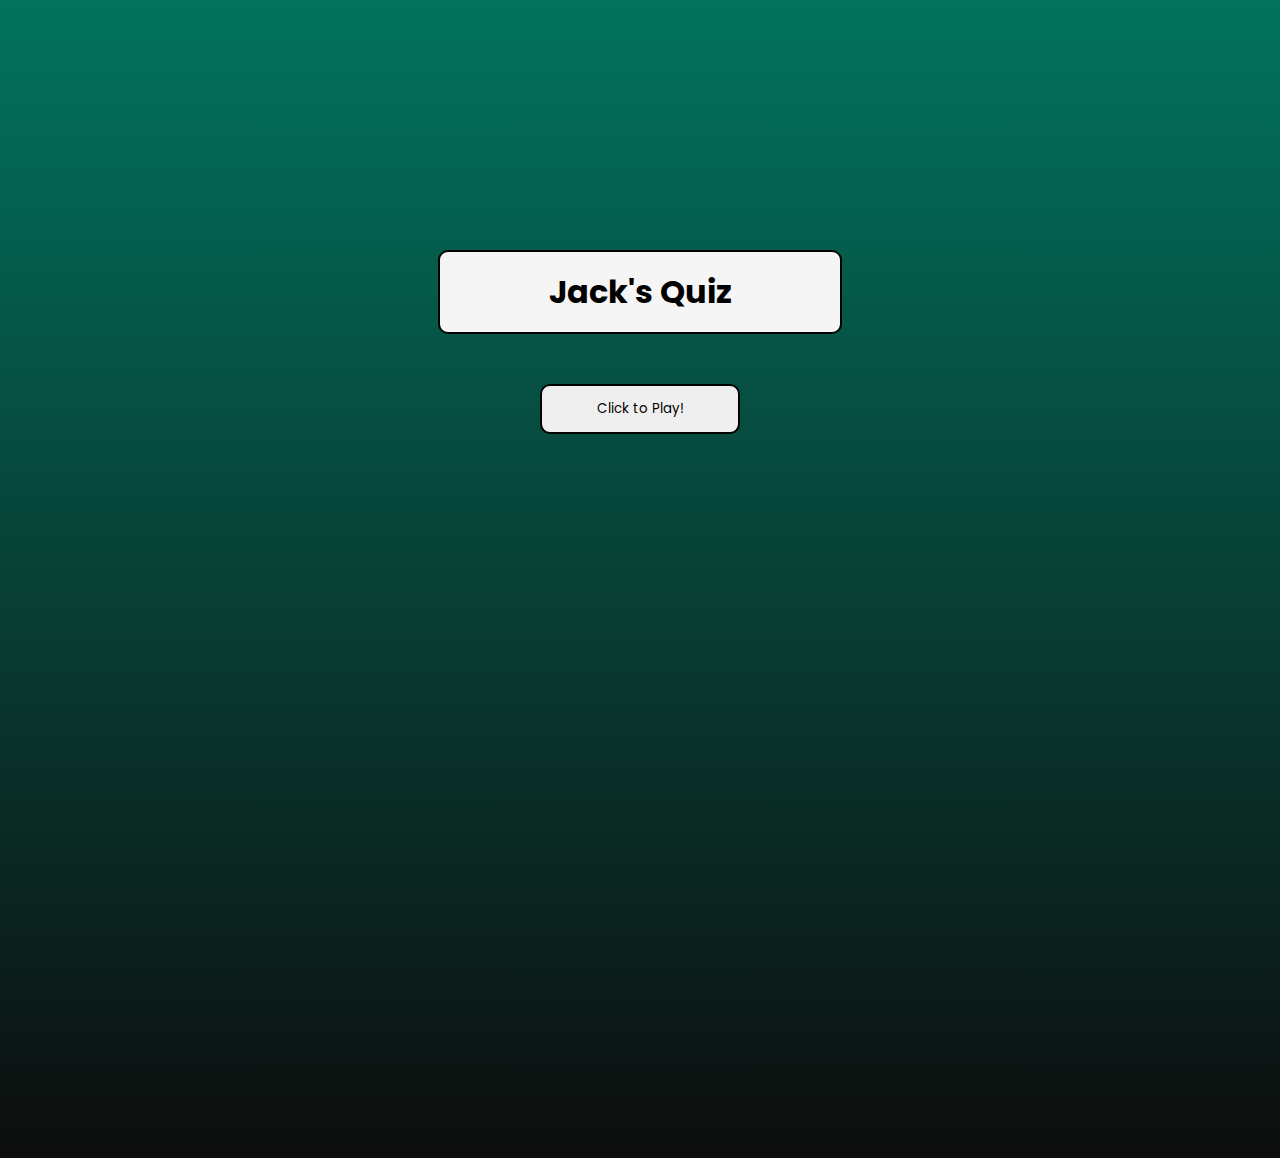
<file: index.html>
<!DOCTYPE html>
<html lang="en">
<head>
    <meta charset="UTF-8">
    <meta name="viewport" content="width=device-width, initial-scale=1.0">
    <link rel="stylesheet" href="style.css">
    <link rel="preconnect" href="https://fonts.googleapis.com">
<link rel="preconnect" href="https://fonts.gstatic.com" crossorigin>
<link href="https://fonts.googleapis.com/css2?family=Poppins:ital,wght@0,100;0,200;0,300;0,400;0,500;0,600;0,700;0,800;0,900;1,100;1,200;1,300;1,400;1,500;1,600;1,700;1,800;1,900&display=swap" rel="stylesheet">
    <title>Jack's Quiz</title>
</head>
<body>
    <div class="home-title-container">
        <h1 class="home-title-1" id="jacks-quiz">Jack's Quiz</h1>
    </div>
    <div class="home-title-button">
        <a href="question1.html"><button class="enter">Click to Play!</button></a>
    </div>
    <script src="index.js"></script>
</body>
</html>
</file>
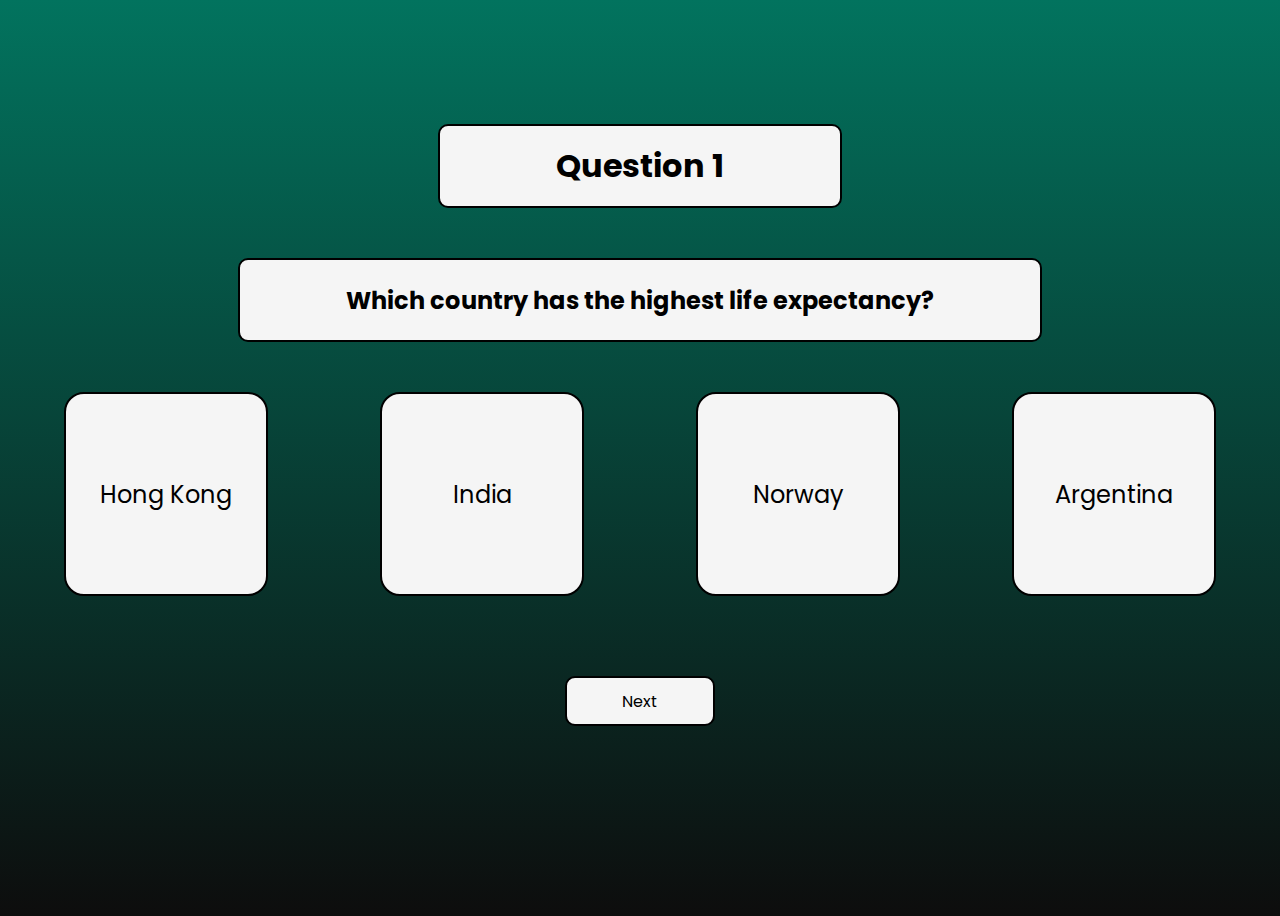
<file: question1.html>
<!DOCTYPE html>
<html lang="en">
<head>
    <meta charset="UTF-8">
    <meta name="viewport" content="width=device-width, initial-scale=1.0">
    <link rel="stylesheet" href="style.css">
    <link rel="preconnect" href="https://fonts.googleapis.com">
    <link rel="preconnect" href="https://fonts.gstatic.com" crossorigin>
    <link rel="stylesheet" href="style.css">
    <link href="https://fonts.googleapis.com/css2?family=Poppins:ital,wght@0,100;0,200;0,300;0,400;0,500;0,600;0,700;0,800;0,900;1,100;1,200;1,300;1,400;1,500;1,600;1,700;1,800;1,900&display=swap" rel="stylesheet">
    <title>Question 1</title>
</head>
<body>
    <div class="question-title">
        <h1 class="title-containers">Question 1</h1>
    </div>
    <div class="question">
        <h2 class="title-containers question-container">Which country has the highest life expectancy?</h2>
    </div>
    <div class="multiple-choice-answers">
        <div class="answers" id="correct" id="first-answer-question-1">
            <p>Hong Kong</p>
        </div>
        <div class="answers" class="wrong" id="second-answer-question-1">
            <p>India</p>
        </div>
        <div class="answers" class="wrong" id="third-answer-question-1">
            <p>Norway</p>
        </div>
        <div class="answers" class="wrong" id="fourth-answer-question-1">
            <p>Argentina</p>
        </div>
    </div>
    <div class="next-button">
        <a href="question2.html"><button>Next</button></a>
    </div>
    
</body>
</html>
</file>
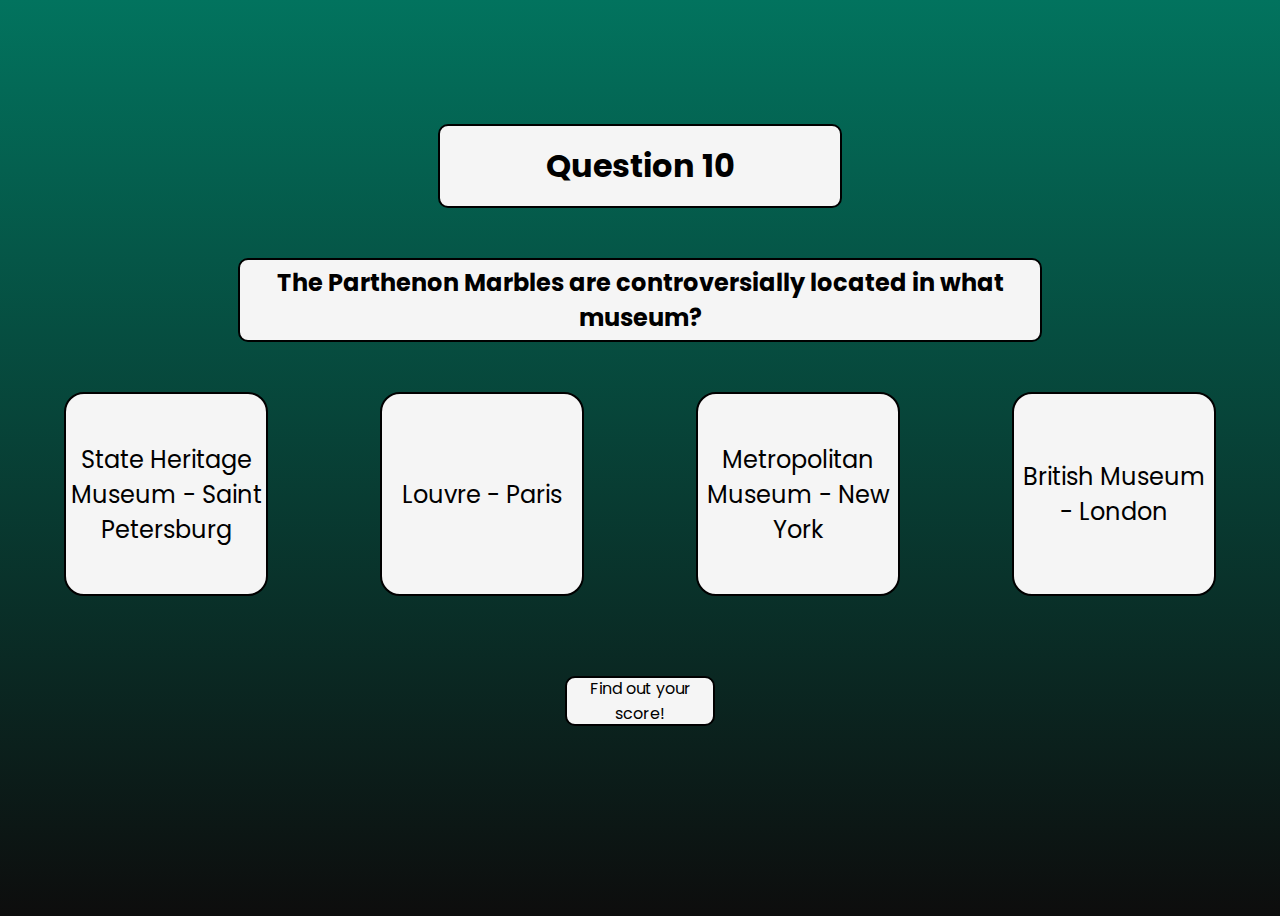
<file: question10.html>
<!DOCTYPE html>
<html lang="en">
<head>
    <meta charset="UTF-8">
    <meta name="viewport" content="width=device-width, initial-scale=1.0">
    <link rel="stylesheet" href="style.css">
    <link rel="preconnect" href="https://fonts.googleapis.com">
    <link rel="preconnect" href="https://fonts.gstatic.com" crossorigin>
    <link href="https://fonts.googleapis.com/css2?family=Poppins:ital,wght@0,100;0,200;0,300;0,400;0,500;0,600;0,700;0,800;0,900;1,100;1,200;1,300;1,400;1,500;1,600;1,700;1,800;1,900&display=swap" rel="stylesheet">
    <title>Question 10</title>
</head>
<body>
    <div class="question-title">
        <h1 class="title-containers">Question 10</h1>
    </div>
    <div class="question">
        <h2 class="title-containers question-container">The Parthenon Marbles are controversially located in what museum?</h2>
    </div>
    <div class="multiple-choice-answers">
        <div class="answers" class="correct" id="first-answer-question-1">
            <p>State Heritage Museum - Saint Petersburg</p>
        </div>
        <div class="answers" class="wrong" id="second-answer-question-1">
            <p>Louvre - Paris</p>
        </div>
        <div class="answers" class="wrong" id="third-answer-question-1">
            <p>Metropolitan Museum - New York</p>
        </div>
        <div class="answers" class="wrong" id="fourth-answer-question-1">
            <p>British Museum - London</p>
        </div>
    </div>

    <div class="next-button">
        <a href="scoresheet.html"><button>Find out your score!</button></a>
    </div>
    
</body>
</html>
</file>
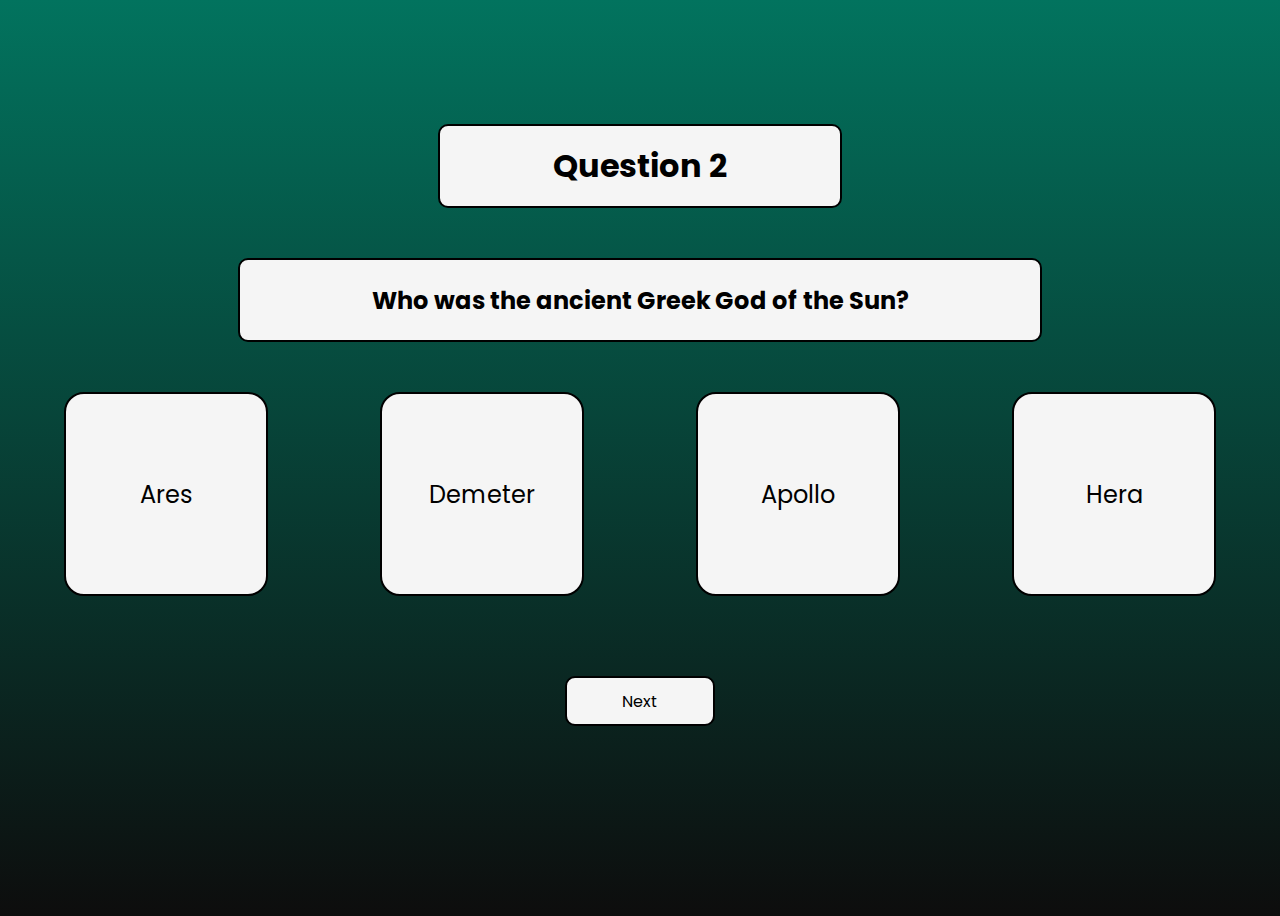
<file: question2.html>
<!DOCTYPE html>
<html lang="en">
<head>
    <meta charset="UTF-8">
    <meta name="viewport" content="width=device-width, initial-scale=1.0">
    <link rel="stylesheet" href="style.css">
    <link rel="preconnect" href="https://fonts.googleapis.com">
    <link rel="preconnect" href="https://fonts.gstatic.com" crossorigin>
    <link rel="stylesheet" href="style.css">
    <link href="https://fonts.googleapis.com/css2?family=Poppins:ital,wght@0,100;0,200;0,300;0,400;0,500;0,600;0,700;0,800;0,900;1,100;1,200;1,300;1,400;1,500;1,600;1,700;1,800;1,900&display=swap" rel="stylesheet">
    <title>Question 2</title>
</head>
<body>
    <div class="question-title">
        <h1 class="title-containers">Question 2</h1>
    </div>
    <div class="question">
        <h2 class="title-containers question-container">Who was the ancient Greek God of the Sun?</h2>
    </div>
    <div class="multiple-choice-answers">
        <div class="answers" class="correct" id="first-answer-question-1">
            <p>Ares</p>
        </div>
        <div class="answers" class="wrong" id="second-answer-question-1">
            <p>Demeter</p>
        </div>
        <div class="answers" class="wrong" id="third-answer-question-1">
            <p>Apollo</p>
        </div>
        <div class="answers" class="wrong" id="fourth-answer-question-1">
            <p>Hera</p>
        </div>
    </div>



    <div class="next-button">
        <a href="question3.html"><button>Next</button></a>
    </div>
    
</body>
</html>
</file>
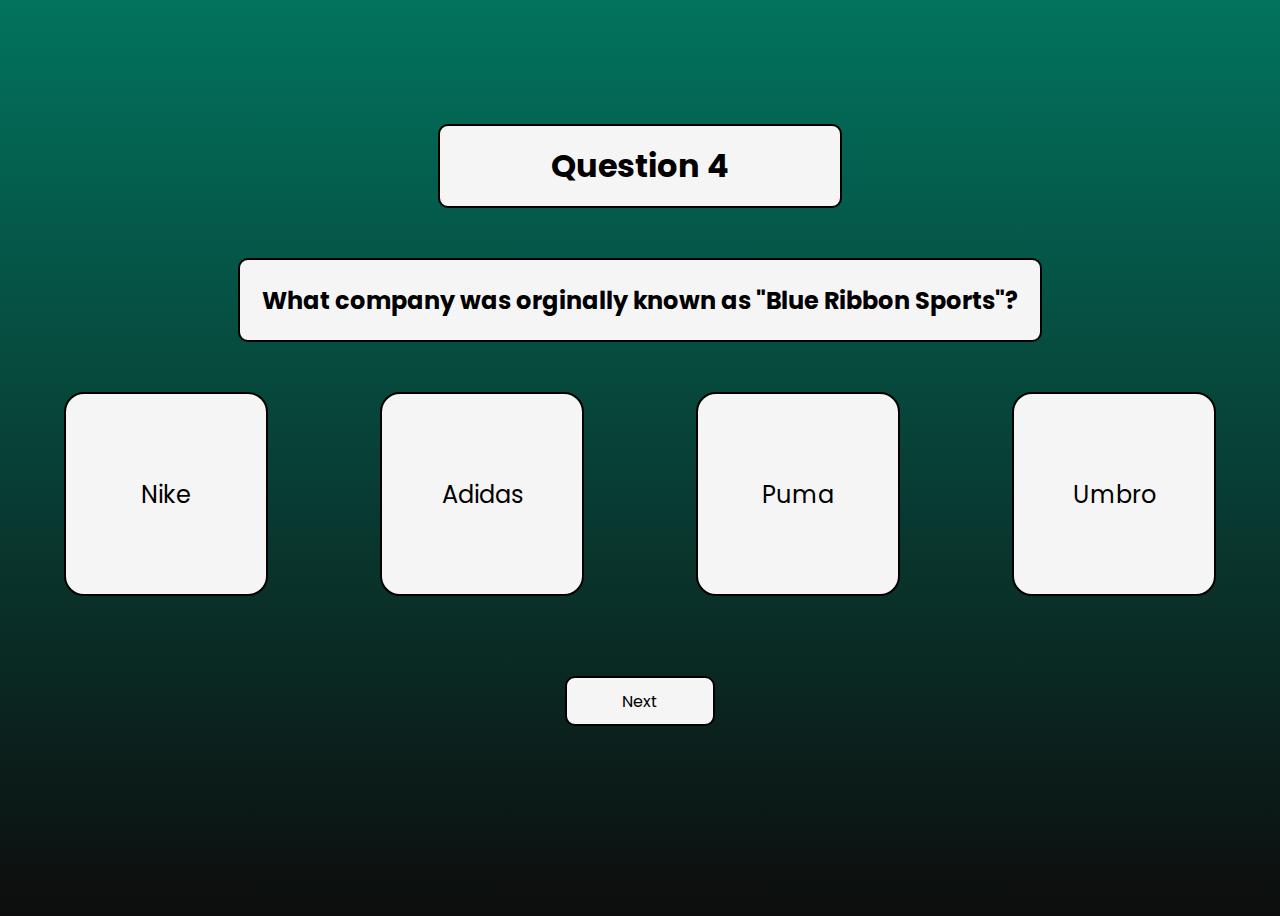
<file: question4.html>
<!DOCTYPE html>
<html lang="en">
<head>
    <meta charset="UTF-8">
    <meta name="viewport" content="width=device-width, initial-scale=1.0">
    <link rel="stylesheet" href="style.css">
    <link rel="preconnect" href="https://fonts.googleapis.com">
    <link rel="preconnect" href="https://fonts.gstatic.com" crossorigin>
    <link rel="stylesheet" href="style.css">
    <link href="https://fonts.googleapis.com/css2?family=Poppins:ital,wght@0,100;0,200;0,300;0,400;0,500;0,600;0,700;0,800;0,900;1,100;1,200;1,300;1,400;1,500;1,600;1,700;1,800;1,900&display=swap" rel="stylesheet">
    <title>Question 4</title>
</head>
<body>
    <div class="question-title">
        <h1 class="title-containers">Question 4</h1>
    </div>
    <div class="question">
        <h2 class="title-containers question-container">What company was orginally known as "Blue Ribbon Sports"?</h2>
    </div>
    <div class="multiple-choice-answers">
        <div class="answers" class="correct" id="first-answer-question-1">
            <p>Nike</p>
        </div>
        <div class="answers" class="wrong" id="second-answer-question-1">
            <p>Adidas</p>
        </div>
        <div class="answers" class="wrong" id="third-answer-question-1">
            <p>Puma</p>
        </div>
        <div class="answers" class="wrong" id="fourth-answer-question-1">
            <p>Umbro</p>
        </div>
    </div>

    <div class="next-button">
        <a href="question5.html"><button>Next</button></a>
    </div>
    
</body>
</html>
</file>
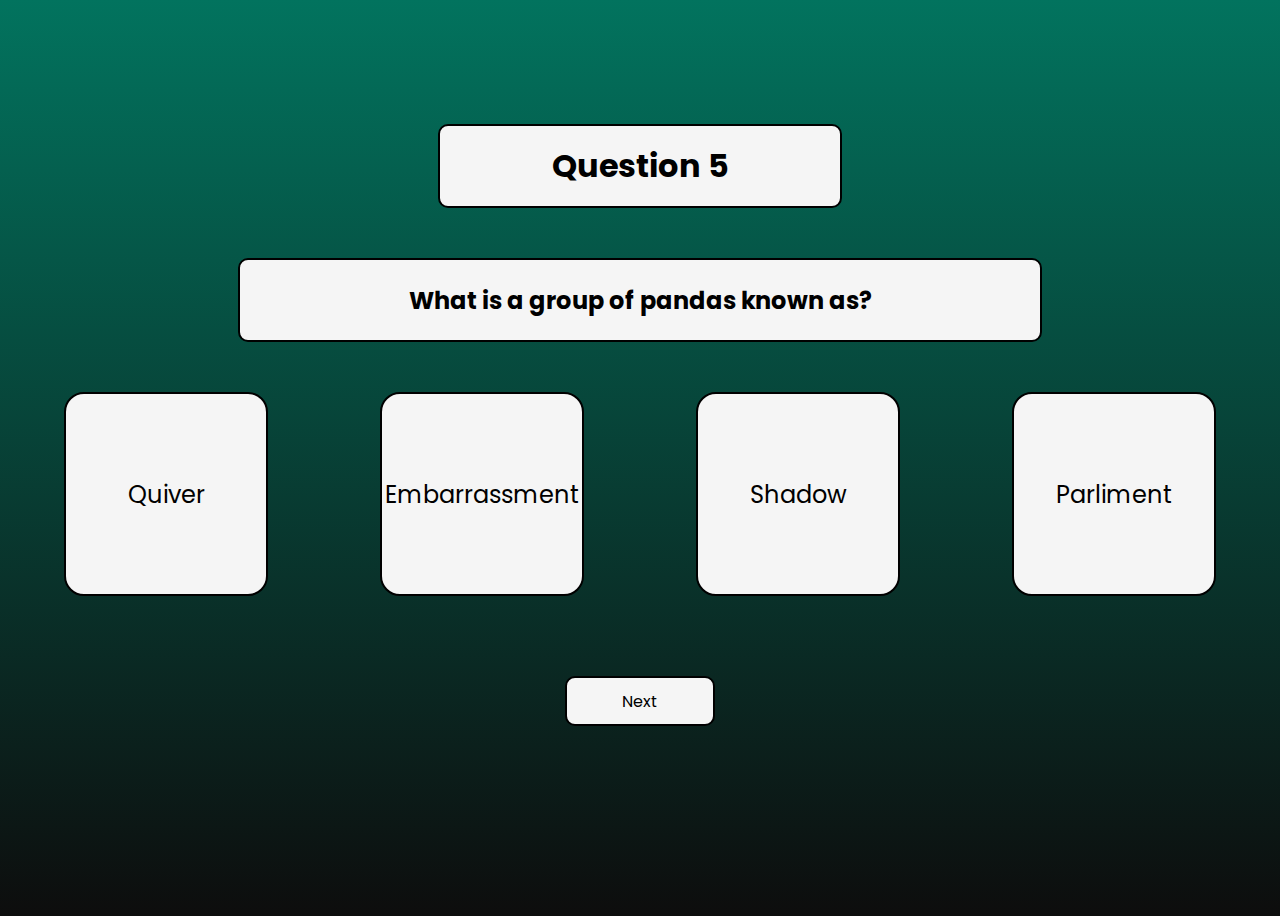
<file: question5.html>
<!DOCTYPE html>
<html lang="en">
<head>
    <meta charset="UTF-8">
    <meta name="viewport" content="width=device-width, initial-scale=1.0">
    <link rel="stylesheet" href="style.css">
    <link rel="preconnect" href="https://fonts.googleapis.com">
    <link rel="preconnect" href="https://fonts.gstatic.com" crossorigin>
    <link href="https://fonts.googleapis.com/css2?family=Poppins:ital,wght@0,100;0,200;0,300;0,400;0,500;0,600;0,700;0,800;0,900;1,100;1,200;1,300;1,400;1,500;1,600;1,700;1,800;1,900&display=swap" rel="stylesheet">
    <title>Question 5</title>
</head>
<body>
    <div class="question-title">
        <h1 class="title-containers">Question 5</h1>
    </div>
    <div class="question">
        <h2 class="title-containers question-container">What is a group of pandas known as?</h2>
    </div>
    <div class="multiple-choice-answers">
        <div class="answers" class="correct" id="first-answer-question-1">
            <p>Quiver</p>
        </div>
        <div class="answers" class="wrong" id="second-answer-question-1">
            <p>Embarrassment</p>
        </div>
        <div class="answers" class="wrong" id="third-answer-question-1">
            <p>Shadow</p>
        </div>
        <div class="answers" class="wrong" id="fourth-answer-question-1">
            <p>Parliment</p>
        </div>
    </div>




    <div class="next-button">
        <a href="question6.html"><button>Next</button></a>
    </div>
</body>
</html>
</file>
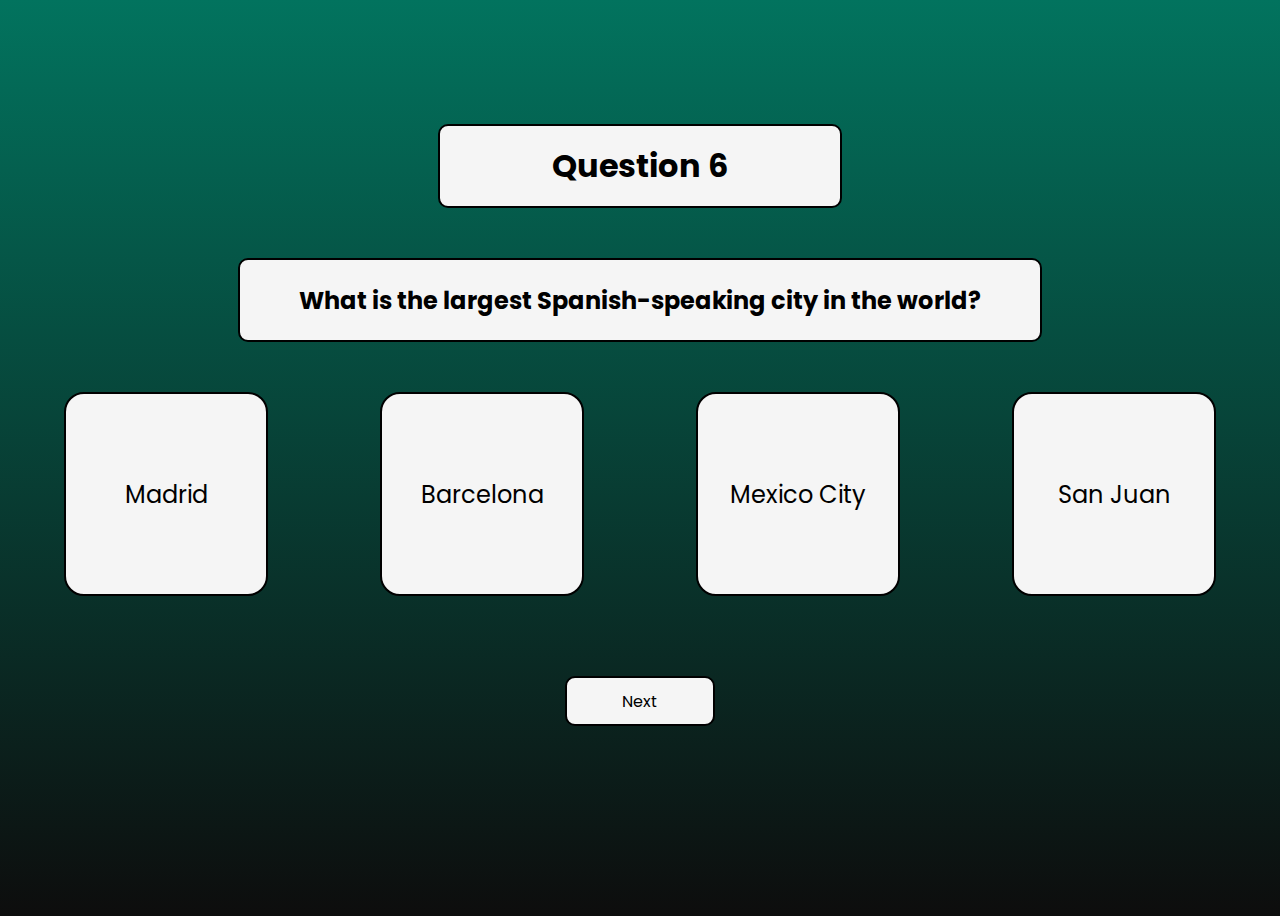
<file: question6.html>
<!DOCTYPE html>
<html lang="en">
<head>
    <meta charset="UTF-8">
    <meta name="viewport" content="width=device-width, initial-scale=1.0">
    <link rel="stylesheet" href="style.css">
    <link rel="preconnect" href="https://fonts.googleapis.com">
    <link rel="preconnect" href="https://fonts.gstatic.com" crossorigin>
    <link href="https://fonts.googleapis.com/css2?family=Poppins:ital,wght@0,100;0,200;0,300;0,400;0,500;0,600;0,700;0,800;0,900;1,100;1,200;1,300;1,400;1,500;1,600;1,700;1,800;1,900&display=swap" rel="stylesheet">
    <title>Question 6</title>
</head>
<body>
    <div class="question-title">
        <h1 class="title-containers">Question 6</h1>
    </div>
    <div class="question">
        <h2 class="title-containers question-container">What is the largest Spanish-speaking city in the world?</h2>
    </div>
    <div class="multiple-choice-answers">
        <div class="answers" class="correct" id="first-answer-question-1">
            <p>Madrid</p>
        </div>
        <div class="answers" class="wrong" id="second-answer-question-1">
            <p>Barcelona</p>
        </div>
        <div class="answers" class="wrong" id="third-answer-question-1">
            <p>Mexico City</p>
        </div>
        <div class="answers" class="wrong" id="fourth-answer-question-1">
            <p>San Juan</p>
        </div>
    </div>




    <div class="next-button">
        <a href="question7.html"><button>Next</button>
    </div></a>
    
</body>
</html>
</file>
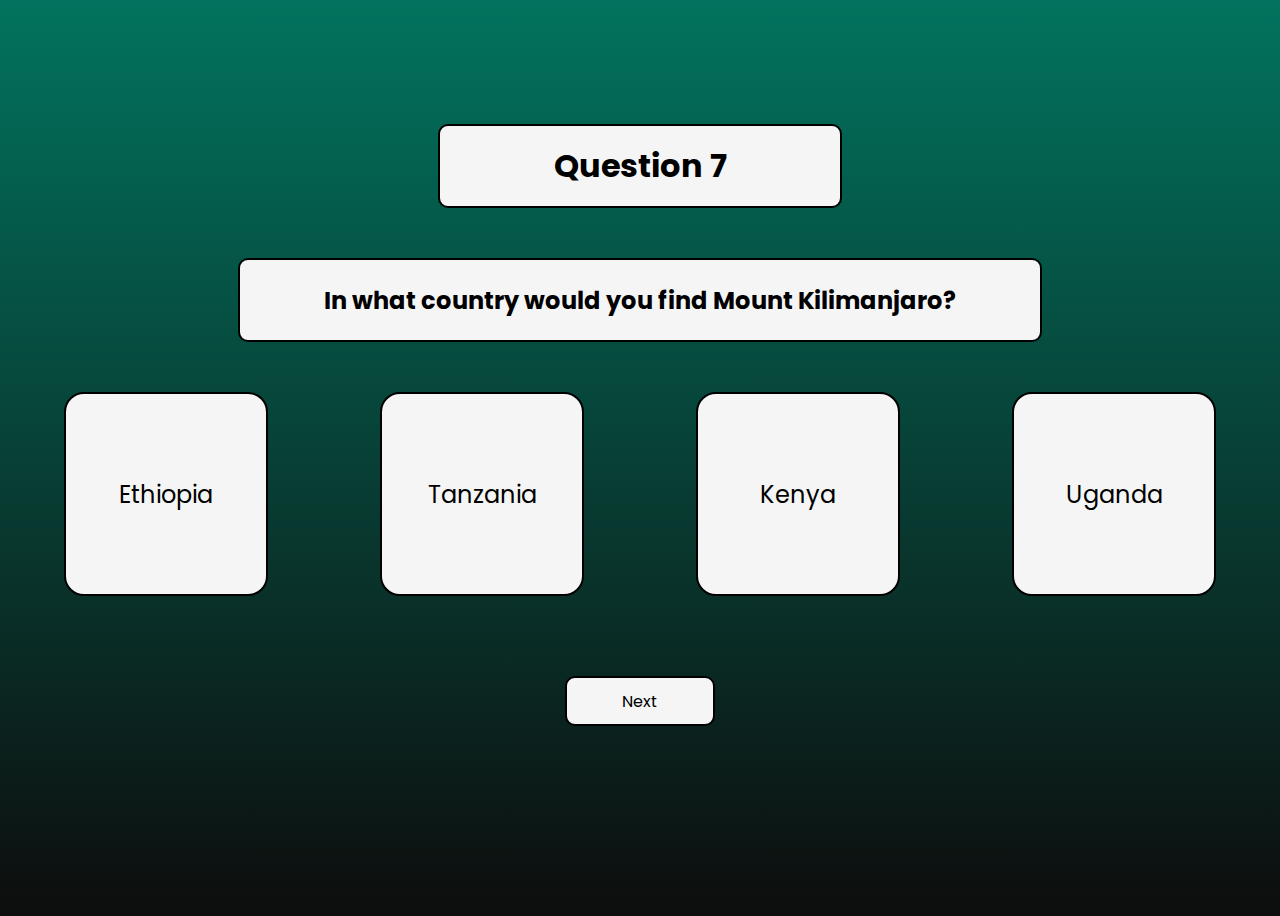
<file: question7.html>
<!DOCTYPE html>
<html lang="en">
<head>
    <meta charset="UTF-8">
    <meta name="viewport" content="width=device-width, initial-scale=1.0">
    <link rel="stylesheet" href="style.css">
    <link rel="preconnect" href="https://fonts.googleapis.com">
    <link rel="preconnect" href="https://fonts.gstatic.com" crossorigin>
    <link href="https://fonts.googleapis.com/css2?family=Poppins:ital,wght@0,100;0,200;0,300;0,400;0,500;0,600;0,700;0,800;0,900;1,100;1,200;1,300;1,400;1,500;1,600;1,700;1,800;1,900&display=swap" rel="stylesheet">
    <title>Question 7</title>
</head>
<body>
    <div class="question-title">
        <h1 class="title-containers">Question 7</h1>
    </div>
    <div class="question">
        <h2 class="title-containers question-container">In what country would you find Mount Kilimanjaro?</h2>
    </div>
    <div class="multiple-choice-answers">
        <div class="answers" class="correct" id="first-answer-question-1">
            <p>Ethiopia</p>
        </div>
        <div class="answers" class="wrong" id="second-answer-question-1">
            <p>Tanzania</p>
        </div>
        <div class="answers" class="wrong" id="third-answer-question-1">
            <p>Kenya</p>
        </div>
        <div class="answers" class="wrong" id="fourth-answer-question-1">
            <p>Uganda</p>
        </div>
    </div>




    <div class="next-button">
        <a href="question8.html"><button>Next</button></a>
    </div>
    
</body>
</html>
</file>
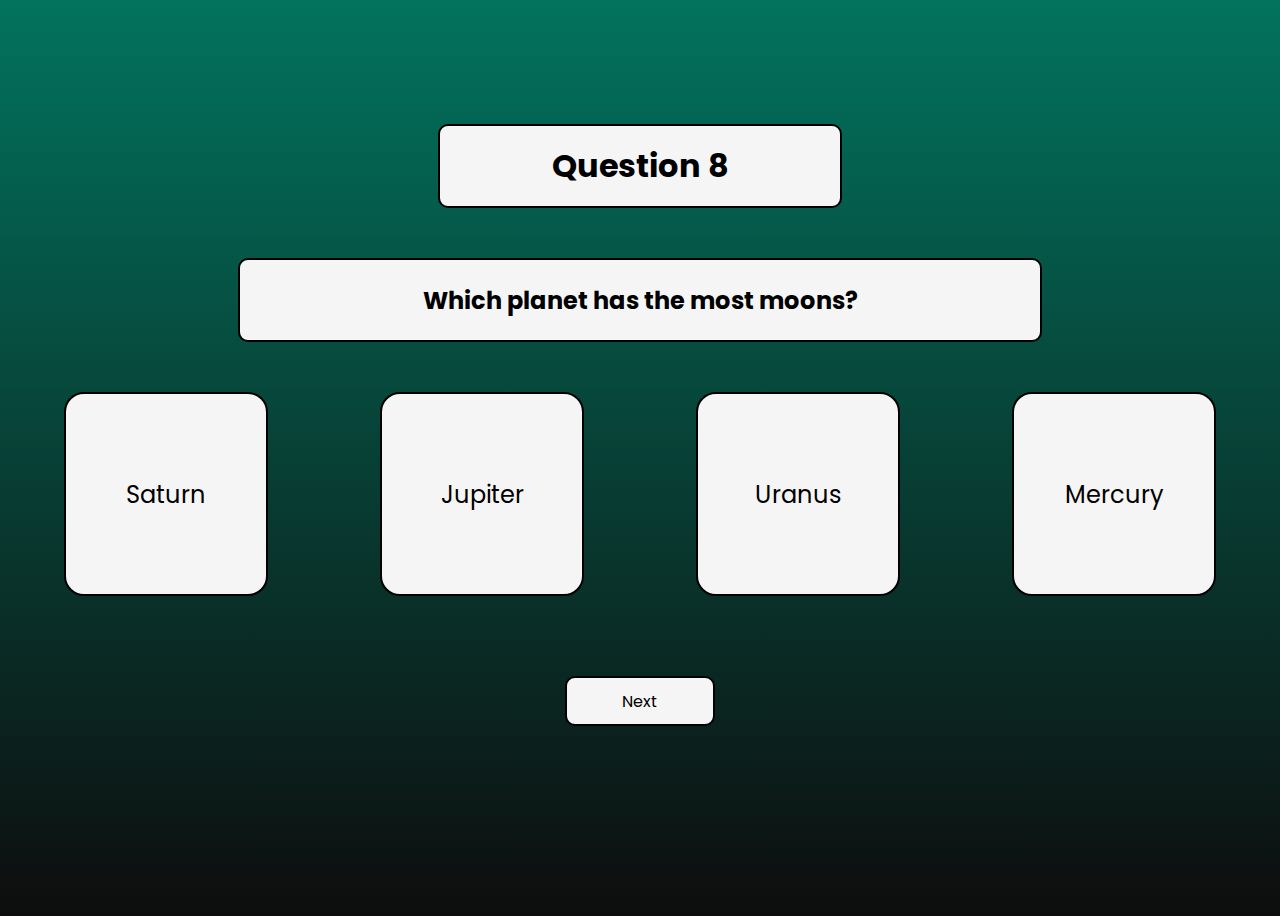
<file: question8.html>
<!DOCTYPE html>
<html lang="en">
<head>
    <meta charset="UTF-8">
    <meta name="viewport" content="width=device-width, initial-scale=1.0">
    <link rel="stylesheet" href="style.css">
    <link rel="preconnect" href="https://fonts.googleapis.com">
    <link rel="preconnect" href="https://fonts.gstatic.com" crossorigin>
    <link href="https://fonts.googleapis.com/css2?family=Poppins:ital,wght@0,100;0,200;0,300;0,400;0,500;0,600;0,700;0,800;0,900;1,100;1,200;1,300;1,400;1,500;1,600;1,700;1,800;1,900&display=swap" rel="stylesheet">
    <title>Question 8</title>
</head>
<body>
    <div class="question-title">
        <h1 class="title-containers">Question 8</h1>
    </div>
    <div class="question">
        <h2 class="title-containers question-container">Which planet has the most moons?</h2>
    </div>
    <div class="multiple-choice-answers">
        <div class="answers" class="correct" id="first-answer-question-1">
            <p>Saturn</p>
        </div>
        <div class="answers" class="wrong" id="second-answer-question-1">
            <p>Jupiter</p>
        </div>
        <div class="answers" class="wrong" id="third-answer-question-1">
            <p>Uranus</p>
        </div>
        <div class="answers" class="wrong" id="fourth-answer-question-1">
            <p>Mercury</p>
        </div>
    </div> 





    <div class="next-button">
        <a href="question9.html"><button>Next</button></a>
    </div>
</body>
</html>
</file>
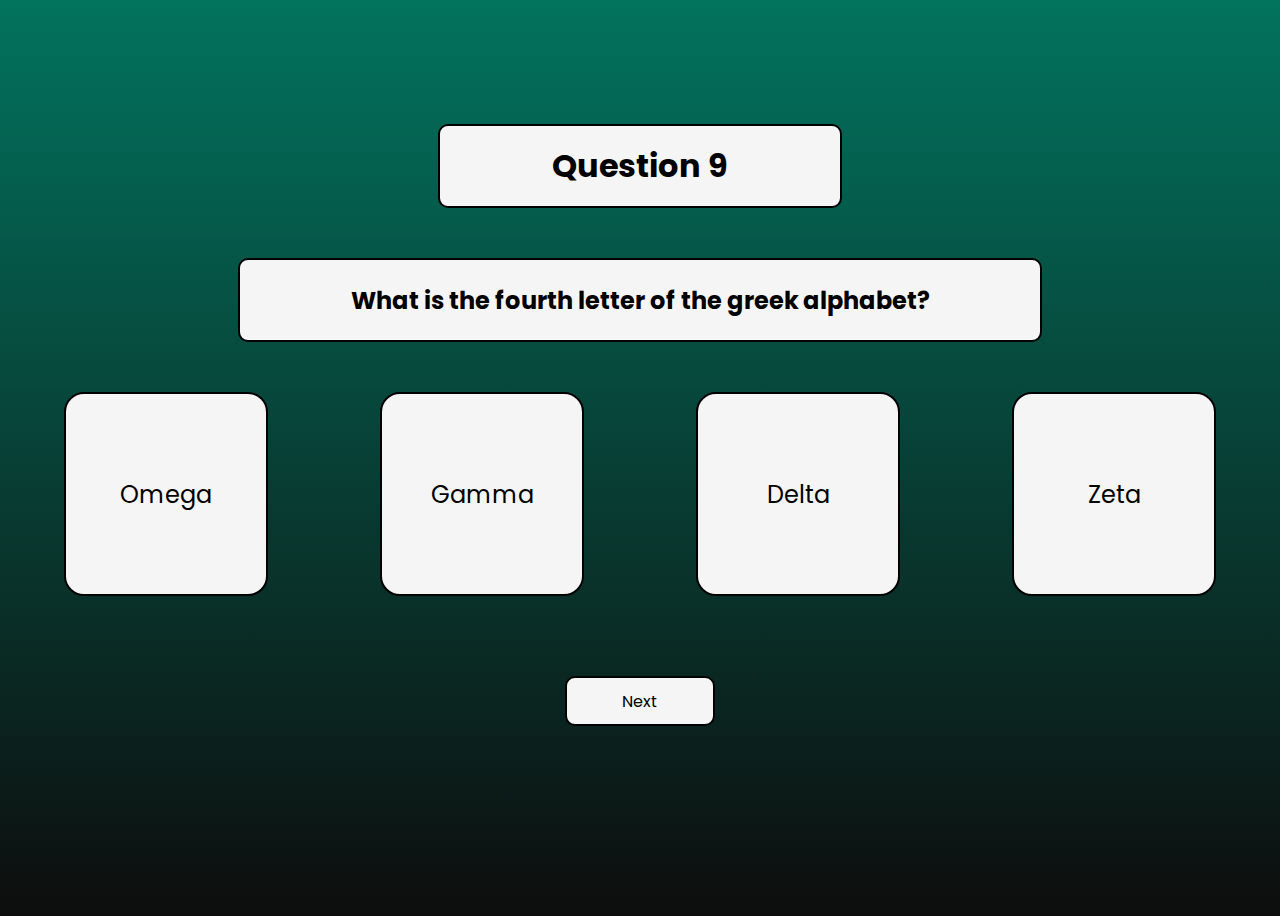
<file: question9.html>
<!DOCTYPE html>
<html lang="en">
<head>
    <meta charset="UTF-8">
    <meta name="viewport" content="width=device-width, initial-scale=1.0">
    <link rel="stylesheet" href="style.css">
    <link rel="preconnect" href="https://fonts.googleapis.com">
    <link rel="preconnect" href="https://fonts.gstatic.com" crossorigin>
    <link href="https://fonts.googleapis.com/css2?family=Poppins:ital,wght@0,100;0,200;0,300;0,400;0,500;0,600;0,700;0,800;0,900;1,100;1,200;1,300;1,400;1,500;1,600;1,700;1,800;1,900&display=swap" rel="stylesheet">
    <title>Question 9</title>
</head>
<body>
    <div class="question-title">
        <h1 class="title-containers">Question 9</h1>
    </div>
    <div class="question">
        <h2 class="title-containers question-container">What is the fourth letter of the greek alphabet?</h2>
    </div>
    <div class="multiple-choice-answers">
        <div class="answers" class="correct" id="first-answer-question-1">
            <p>Omega</p>
        </div>
        <div class="answers" class="wrong" id="second-answer-question-1">
            <p>Gamma</p>
        </div>
        <div class="answers" class="wrong" id="third-answer-question-1">
            <p>Delta</p>
        </div>
        <div class="answers" class="wrong" id="fourth-answer-question-1">
            <p>Zeta</p>
        </div>
    </div>





    <div class="next-button">
        <a href="question10.html"><button>Next</button></a>
    </div>
    
</body>
</html>
</file>
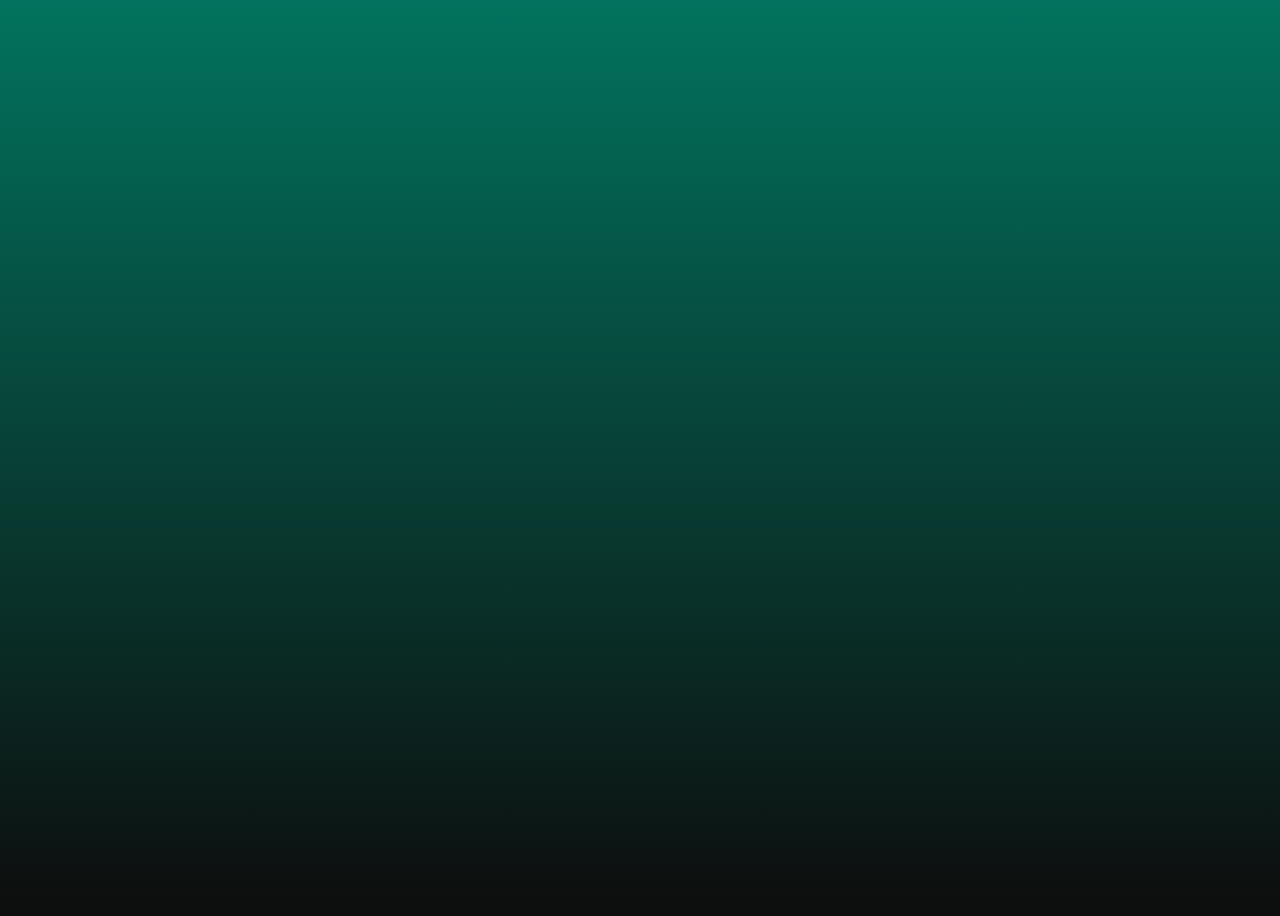
<file: scoresheet.html>
<!DOCTYPE html>
<html lang="en">
<head>
    <meta charset="UTF-8">
    <meta name="viewport" content="width=device-width, initial-scale=1.0">
    <link rel="stylesheet" href="style.css">
    <link rel="preconnect" href="https://fonts.googleapis.com">
    <link rel="preconnect" href="https://fonts.gstatic.com" crossorigin>
    <link href="https://fonts.googleapis.com/css2?family=Poppins:ital,wght@0,100;0,200;0,300;0,400;0,500;0,600;0,700;0,800;0,900;1,100;1,200;1,300;1,400;1,500;1,600;1,700;1,800;1,900&display=swap" rel="stylesheet">
    <title>Score Sheet</title>
</head>
<body>
    
</body>
</html>
</file>
<file: style.css>
body {
    background-image: linear-gradient(#02735E, #0D0D0D );
    height:100vh;
    font-family: "Poppins", sans-serif;
    color: whitesmoke;

}

/*These contain all of the question titles*/

.title-containers {
    margin: 0;
    color: black;
    background-color: whitesmoke;
    display: flex;
    justify-content: center;
    align-items: center;
    border: 2px solid black;
    border-radius: 10px;
    height: 80px;
    width: 400px;
    transition: all 0.5s ease-in-out;
}

/* Title Page */

.home-title-container {
    border-radius: 10px;
    margin-top: 250px;
    display: flex;
    justify-content: center;
    transition: all 0.5s ease-in-out;

}

.home-title-1 {
    margin: 0;
    color: black;
    background-color: whitesmoke;
    display: flex;
    justify-content: center;
    align-items: center;
    border: 2px solid black;
    border-radius: 10px;
    height: 80px;
    width: 400px;
    transition: all 0.5s ease-in-out;
}

.home-title-1:hover {
    background-color: #0D0D0D;
    color: white;
    transition: all 0.5s ease-in-out;

}

.home-title-button {
    margin-top: 50px;
    display: flex;
    justify-content: center;
}

.home-title-button button {
    font-family: "Poppins", sans-serif;
    width: 200px;
    height: 50px;
    border-radius: 10px;
    border: 2px solid black;
    transition: all 0.5s ease-in-out;
}

.home-title-button button:hover {
    cursor: pointer;
    background-color: #0D0D0D;
    color: white;
    transition: all 0.5s ease-in-out;
    text-decoration: underline;
}

/* Question Pages*/

.question {
    display: flex;
    justify-content: center;
    text-align: center;
    margin-top: 50px
}

.question-title {
    display: flex;
    justify-content: center;
    align-items: end;
    height: 200px;
}

.question-container {
    width: 800px;
}

.multiple-choice-answers {
    display: flex;
    justify-content: space-around;
}

.answers {
    background-color: whitesmoke;
    margin-top: 50px;
    border: 2px solid black;
    height: 200px;
    width: 200px;
    border-radius: 20px;
    transition: all 0.25s ease-in-out;
    display: flex;
    justify-content: center;
    align-items: center;
    
}

.answers p {
    color: black;
    text-align: center;
    font-size: 1.5rem;
}

.answers:hover {
    background-color: #FFFF80;
    transform: scale(1.1)
    ;
    box-shadow: 5px 5px 20px grey;
}

.next-button {
    display: flex;
    justify-content: center;
}

.next-button button {
    margin: 0;
    font-family:  "Poppins", sans-serif;
    margin-top: 80px;
    color: black;
    background-color: whitesmoke;
    display: flex;
    justify-content: center;
    align-items: center;
    border: 2px solid black;
    border-radius: 10px;
    height: 50px;
    width: 150px;
    transition: all 0.3s ease-in-out;
    font-size: 16px;

}

.next-button button:hover {
    background-color: black;
    color: whitesmoke;
    transform: scale(1.1);
}

.next-button a {
    text-decoration: none;
}
</file>
